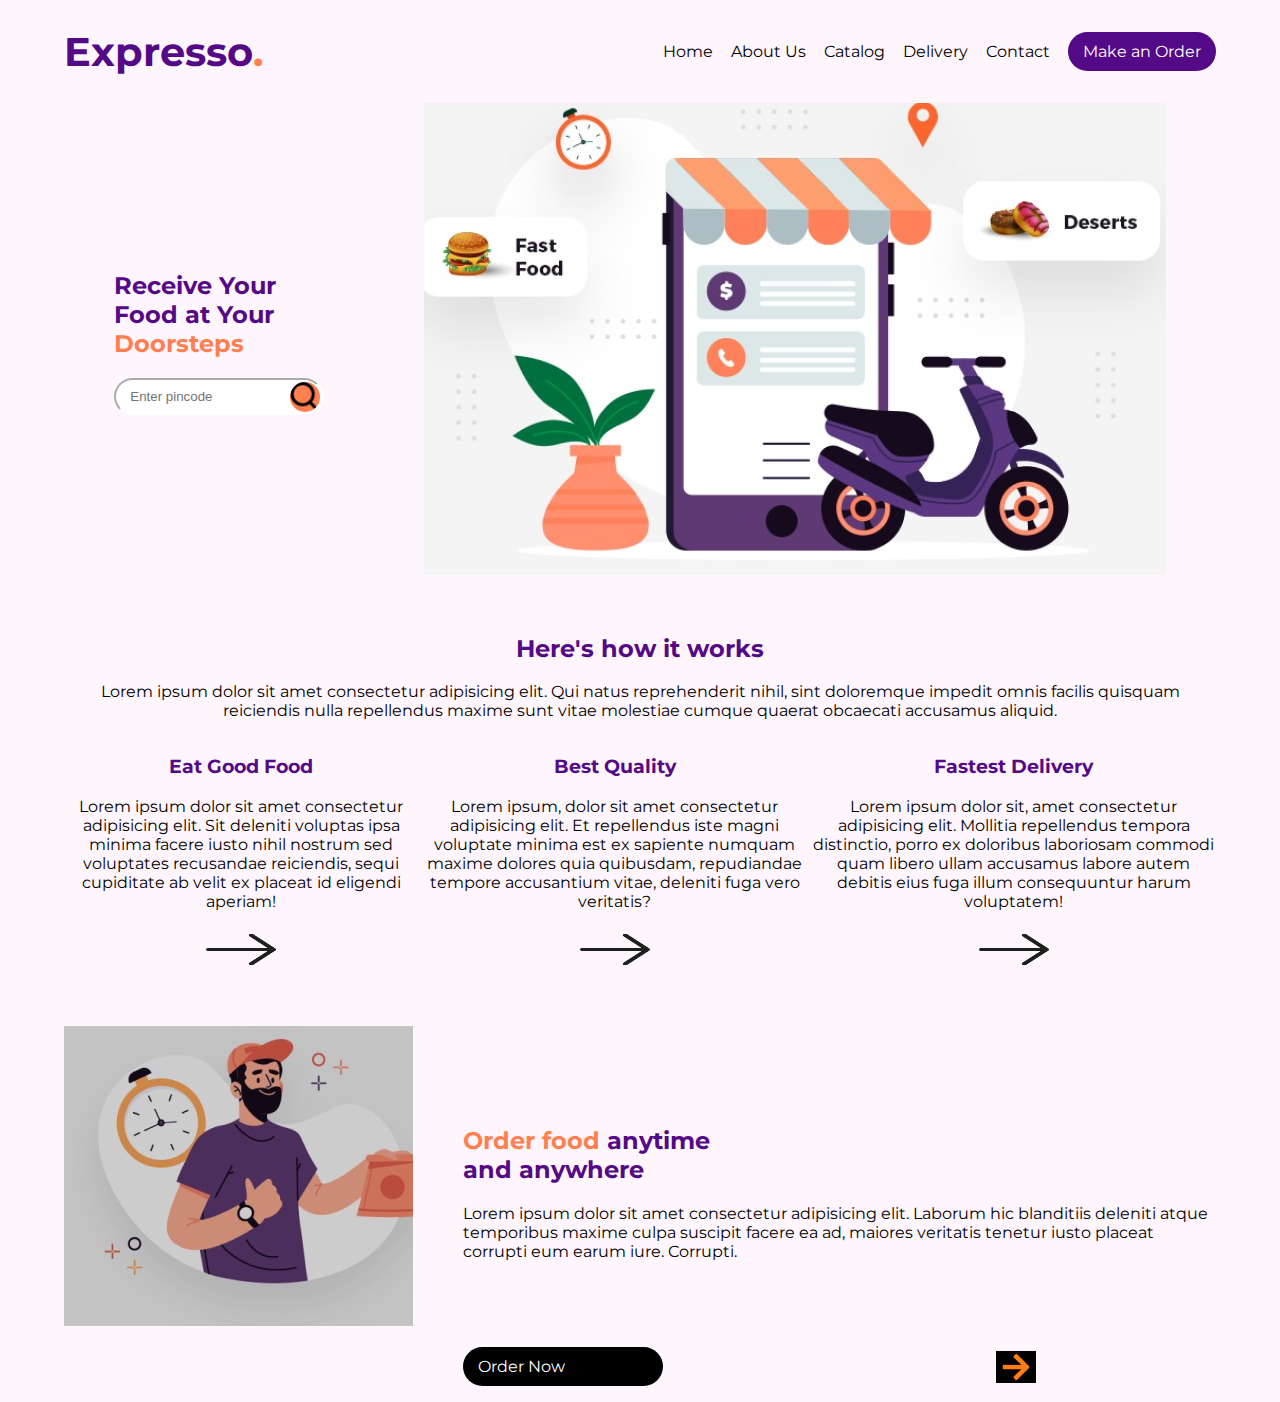
<file: index.html>
<!DOCTYPE html>
<html lang="en">
<head>
    <meta charset="UTF-8">
    <meta http-equiv="X-UA-Compatible" content="IE=edge">
    <meta name="viewport" content="width=device-width, initial-scale=1.0">
    <link rel="preconnect" href="https://fonts.googleapis.com">
<link rel="preconnect" href="https://fonts.gstatic.com" crossorigin>
<link href="https://fonts.googleapis.com/css2?family=Montserrat:ital,wght@0,100;0,200;0,300;0,400;0,500;0,700;1,100;1,200&display=swap" rel="stylesheet">
    <title>Expresso</title>
    <link rel="stylesheet" href="css/styles.css">
</head>
<body>
    <div class="wrap-page">
        <nav>
            <div class="logo">
                <h1>Expresso<span id="full-stop">.</span></h1>
            </div>
            
            <ul id="nav-list">
                <li><a class="list-item" href="/">Home</a></li>
                <li><a class="list-item" href="#">About Us</a></li>
                <li><a class="list-item" href="#">Catalog</a></li>
                <li><a class="list-item" href="#">Delivery</a></li>
                <li><a class="list-item" href="#">Contact</a></li>
                <li><a id="order" href="#">Make an Order</a></li>
            </ul>
        </nav>

        <div class="hero-banner">
            <div class="hero-text">
                <h2>Receive Your <br> Food at Your <br> <span id="doorsteps">Doorsteps</span></h2>
                <div id="input_container">
                    <input type="text" placeholder="Enter pincode" id="input" value>
                    <img src="img/search.png" id="input_img">
                </div>
                <p></p>
            </div>
            <div class="hero-img">
                <img src="img/Food_delivery.jpeg" alt="">
            </div>
        </div>

        <section class="cta">
            <h2>Here's how it works</h2>
            <p>Lorem ipsum dolor sit amet consectetur adipisicing elit. Qui natus reprehenderit nihil, sint doloremque impedit omnis facilis quisquam reiciendis nulla repellendus maxime sunt vitae molestiae cumque quaerat obcaecati accusamus aliquid.</p>
        </section>

        <div class="quality">
            <div class="quality-items">
                <h3 class="txt-color">Eat Good Food</h3>
                <p>Lorem ipsum dolor sit amet consectetur adipisicing elit. Sit deleniti voluptas ipsa minima facere iusto nihil nostrum sed voluptates recusandae reiciendis, sequi cupiditate ab velit ex placeat id eligendi aperiam!</p>
                <img class = "arrow" src="img/right-arrow.png" alt="">
            </div>
            <div class="quality-items">
                <h3 class="txt-color">Best Quality</h3>
                <p>Lorem ipsum, dolor sit amet consectetur adipisicing elit. Et repellendus iste magni voluptate minima est ex sapiente numquam maxime dolores quia quibusdam, repudiandae tempore accusantium vitae, deleniti fuga vero veritatis?</p>
                <img class = "arrow" src="img/right-arrow.png" alt="">
            </div>
            <div class="quality-items">
                <h3 class="txt-color">Fastest Delivery</h3>
                <p>Lorem ipsum dolor sit, amet consectetur adipisicing elit. Mollitia repellendus tempora distinctio, porro ex doloribus laboriosam commodi quam libero ullam accusamus labore autem debitis eius fuga illum consequuntur harum voluptatem!</p>
                <img class = "arrow" src="img/right-arrow.png" alt="">
            </div>
        </div>

        <div id="bottom">
            <div id="bottom-pic">
                <img src="img\Delivery_man.jpeg" alt="">
            </div>
            <div id="bottom-text">
                <h2><span>Order food</span> anytime <br> and anywhere</h2>
                <p id="bottom-text-paragraph">Lorem ipsum dolor sit amet consectetur adipisicing elit. Laborum hic blanditiis deleniti atque temporibus maxime culpa suscipit facere ea ad, maiores veritatis tenetur iusto placeat corrupti eum earum iure. Corrupti.</p>
                <div id="order-now">
                    <p id="order-now-text">Order Now</p>
                    <img id = "order-arrow" src="img/download (1).png" alt="">
                </div>
                
            </div>
        </div>
        
    </div>
</body>
</html>
</file>
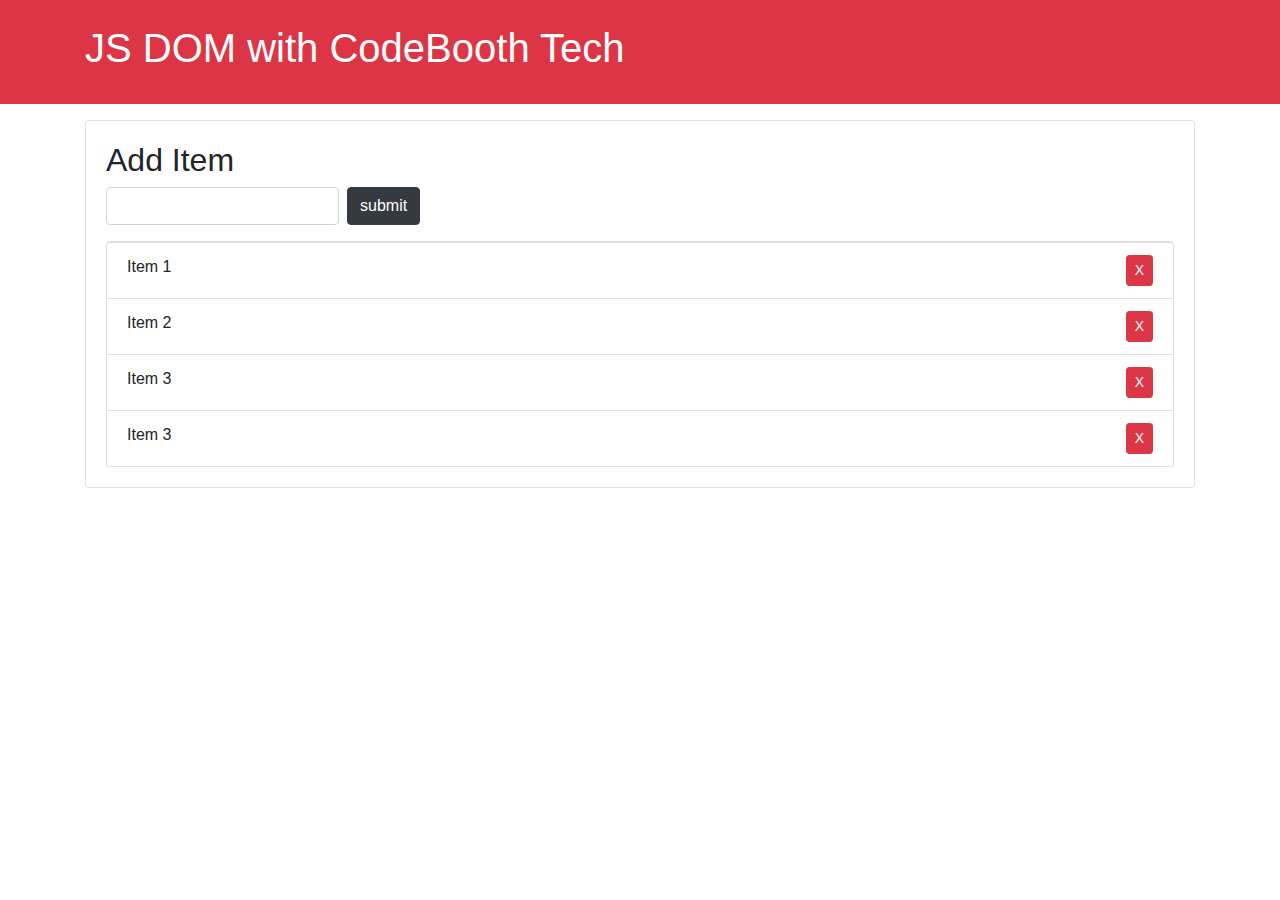
<file: Javascript/codebooth-JavaScript-DOM-Course--partone/index.html>
<!DOCTYPE html>
<html lang="en">
  <head>
    <meta charset="UTF-8" />
    <meta http-equiv="X-UA-Compatible" content="IE=edge" />
    <meta name="viewport" content="width=device-width, initial-scale=1.0" />
    <link rel="stylesheet" href="https://cdn.jsdelivr.net/npm/bootstrap@4.6.0/dist/css/bootstrap.min.css">
    <title>JS DOM</title>
  </head>
  <body>
    <header id="main-header" class="bg-danger text-white p-4 mb-3">
      <div class="container">
        <h1 id="header-title">JS DOM with CodeBooth Tech</h1>
      </div>
    </header>
    <div class="container">
        <div id="main" class="card card-body">
            <h2 class="title" >Add Item</h2>
            <form class="form-inline mb-3">
                <input id="user-input" type="text " class="form-control mr-2">
                <input type="submit" class="btn btn-dark" value="submit">
            </form>
            <ul id = "items" class="list-group">
                <li class="list-group-item">Item 1 <button class="btn btn-danger btn-sm float-right delete">X</button> </li>
                <li class="list-group-item">Item 2 <button class="btn btn-danger btn-sm float-right delete">X</button></li>
                <li class="list-group-item">Item 3 <button class="btn btn-danger btn-sm float-right delete">X</button></li>
                <li class="list-group-item">Item 3 <button class="btn btn-danger btn-sm float-right delete">X</button></li>
            </ul>

            <!-- <button onclick="btnClick()" class="btn btn-dark btn-block">
              Click here
            </button> -->

            <!-- <button class="btn btn-dark btn-block">
              Click here
            </button> -->
        </div>
    </div>

    <script src="./events.js"></script>
  </body>
</html>
</file>
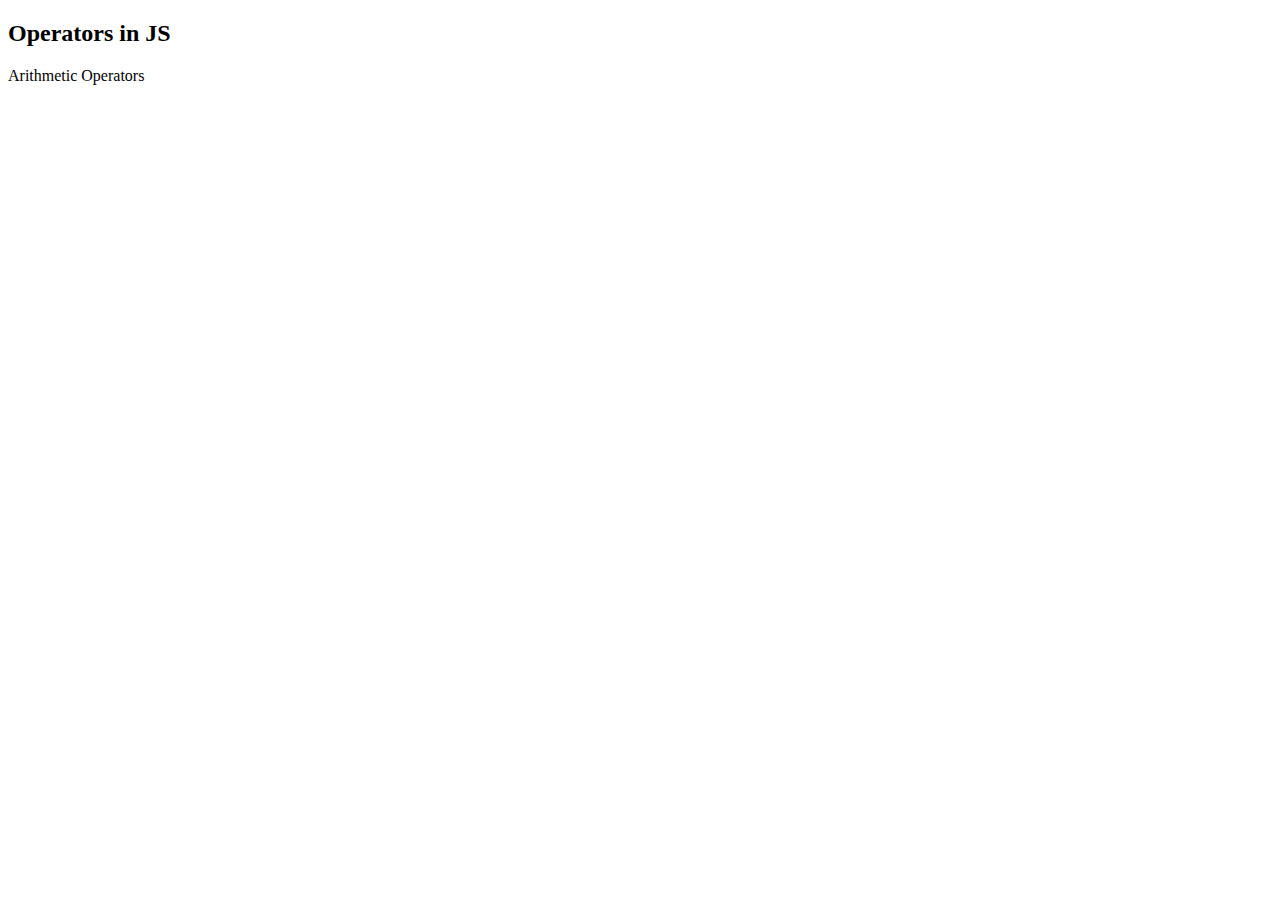
<file: Javascript/operators.html>
<!DOCTYPE html>
<html lang="en">
<head>
    <meta charset="UTF-8">
    <meta http-equiv="X-UA-Compatible" content="IE=edge">
    <meta name="viewport" content="width=device-width, initial-scale=1.0">
    <title>Operators</title>
</head>
<body>
    <h2>Operators in JS</h2>

    <p>Arithmetic Operators</p>


    <script src = './operators.js'>
        
    </script>

    <script src="tenary.js"></script>

    <script src="logical.js"></script>

    <script src="ifandelse.js"></script>

    <script src="switchcase.js"></script>

    <script src="forloop.js"></script>

    <script src="forinloop.js"></script>

    <script src="whileloop.js"></script>

    <script src="functions.js"></script>

    <script src="exercise.js"></script>
</body>
</html>
</file>
<file: css/styles.css>
body {
    margin: 0;
    padding: 0;
    background: #FFF5FD;
    font-family: 'Montserrat', sans-serif;
}

.wrap-page {
    width: 90%;
    margin: auto;
}

nav {
    display: flex;
    justify-content: space-between;
    align-items: center;
}

#full-stop {
    color: coral;
}

#nav-list {
    display: flex;
    list-style: none;
}

.list-item {
    padding-top: 30px;
    margin-right: 18px;
    text-decoration: none;
    color: black;
}

.logo {
    color: #540986;
    font-size: 20px;
}


#order {
    padding: 10px 15px;
    background: #540986;
    color: #Fff;
    border-radius: 30px;
    text-decoration: none;
}

.hero-banner {
    display: flex;
    justify-content: space-around;
    align-items: center;
}

.hero-text {
    align-items: flex-start;
}

.hero-text h2 {
    color: #540986;
}

.hero-text input {
    border-radius: 100px;
    padding: 9px 14px;
    border-color: white;
}

#doorsteps {
    color: coral;
}

#input_container {
    position:relative;
    background:#FFF5FD;
}

#input_img {
    position: absolute;
    bottom:3px;
    right:3px;
    width:30px;
    background-color: coral;
    outline-color: white;
    border-radius: 50px;
}

.hero-img {
    align-items: flex-end;
}

.cta {
    text-align: center;
    padding-top: 35px;
}

.cta h2 {
    color: #540986;
}

.quality {
    display: flex;
    justify-content: space-evenly;
}

.quality-items {
    text-align: center;
}

.arrow {
    color: #8215cf;
    size: 10px;
    height: 45px;
    width: 70px;
    align-content: center;
}

.txt-color {
    color: #540986;
}


.image {
    size: 5px;
    height: 20px;
    width: 70px;
    display: block;
    margin-left: auto;
    margin-right: auto;
    background-color: #FFF5FD;
    color: #540986;
}

#bottom {
    display: flex;
    justify-content: center;
    padding-top: 50px;
}

#bottom-text {
    padding-left: 50px;
}

#bottom-text span {
    color: coral;
}

#bottom-text h2 {
    color: #540986;
    padding-top:80px;
}
#bottom-text-paragraph {
    padding-bottom: 70px;
}

#order-now-text {
    padding: 10px 15px;
    border-radius: 50px;
    background: black;
    color: white;
    width: 170px;
}

#order-now {
    position:relative;
    background: #FFF5FD;
}

#order-arrow {
    position: absolute;
    size: 5px;
    bottom:3px;
    right:180px;
    width: 40px;
    background: black;
    color: white;
}
</file>
